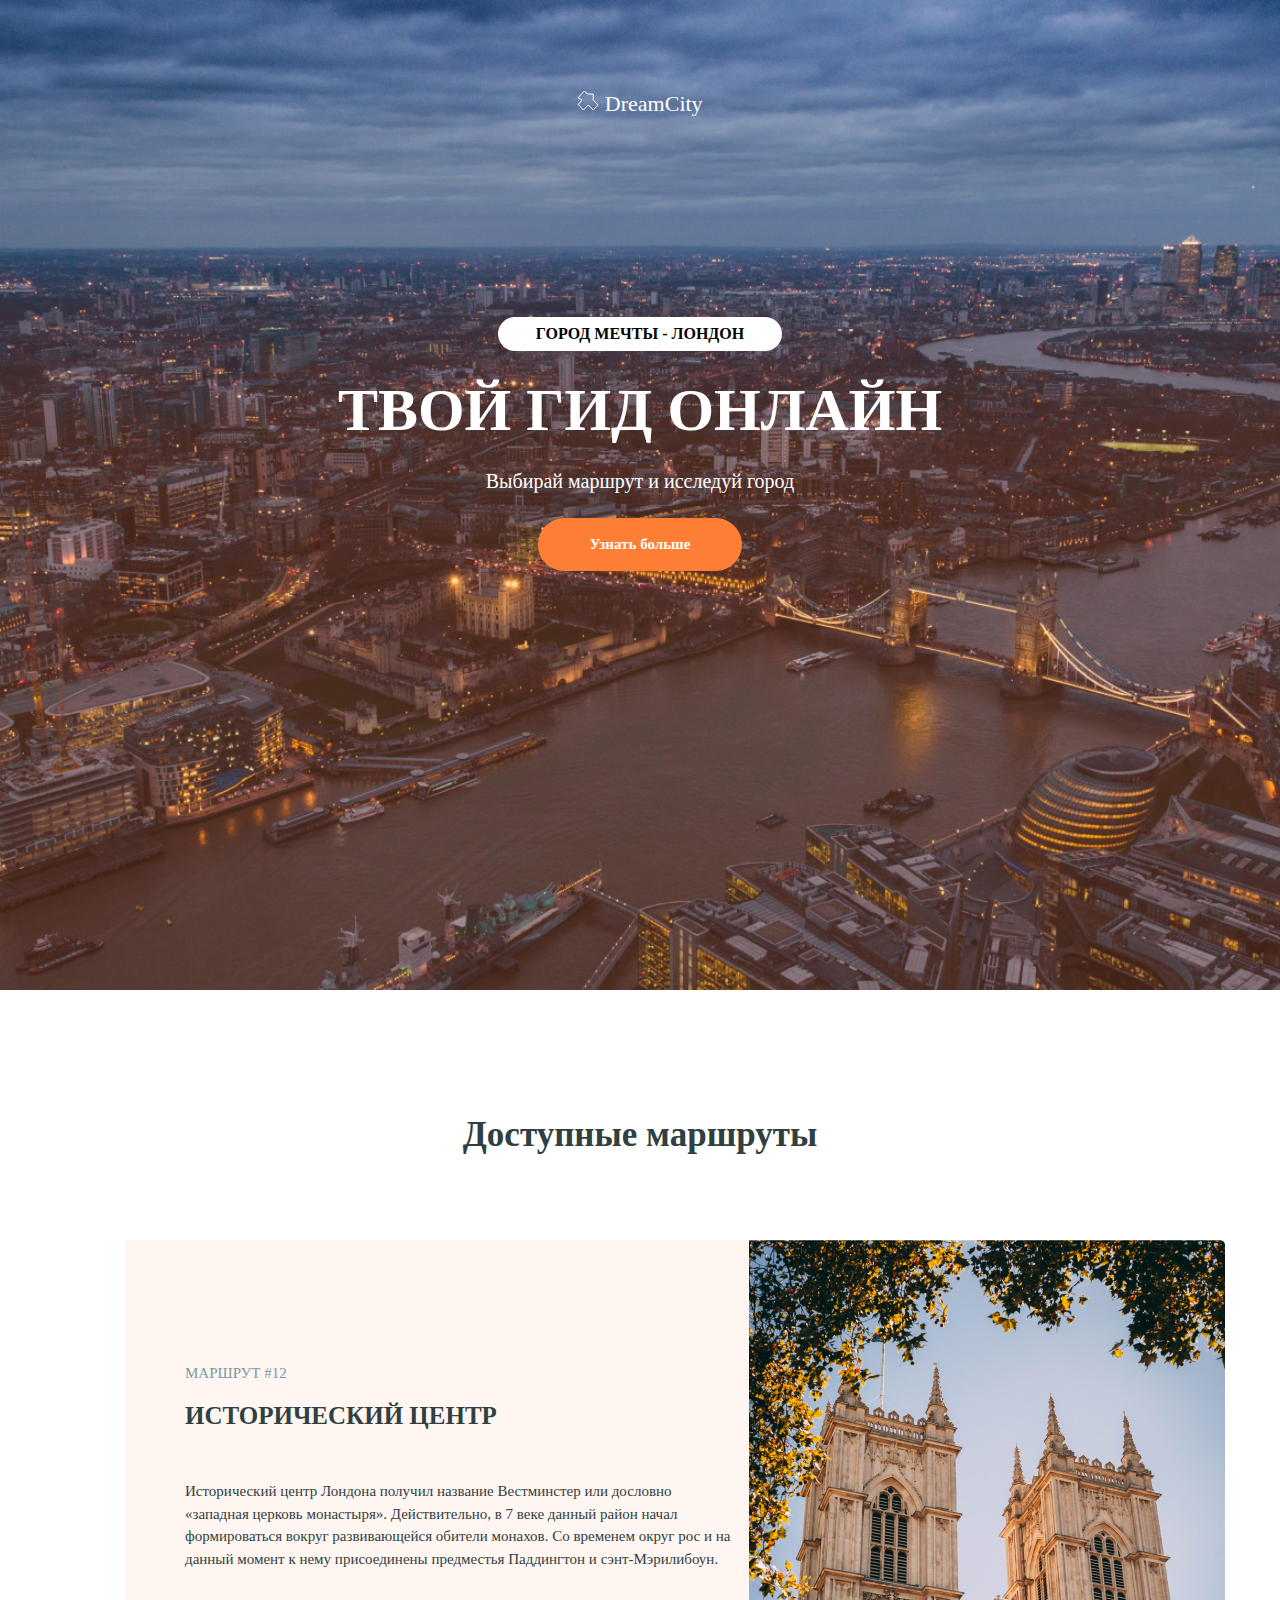
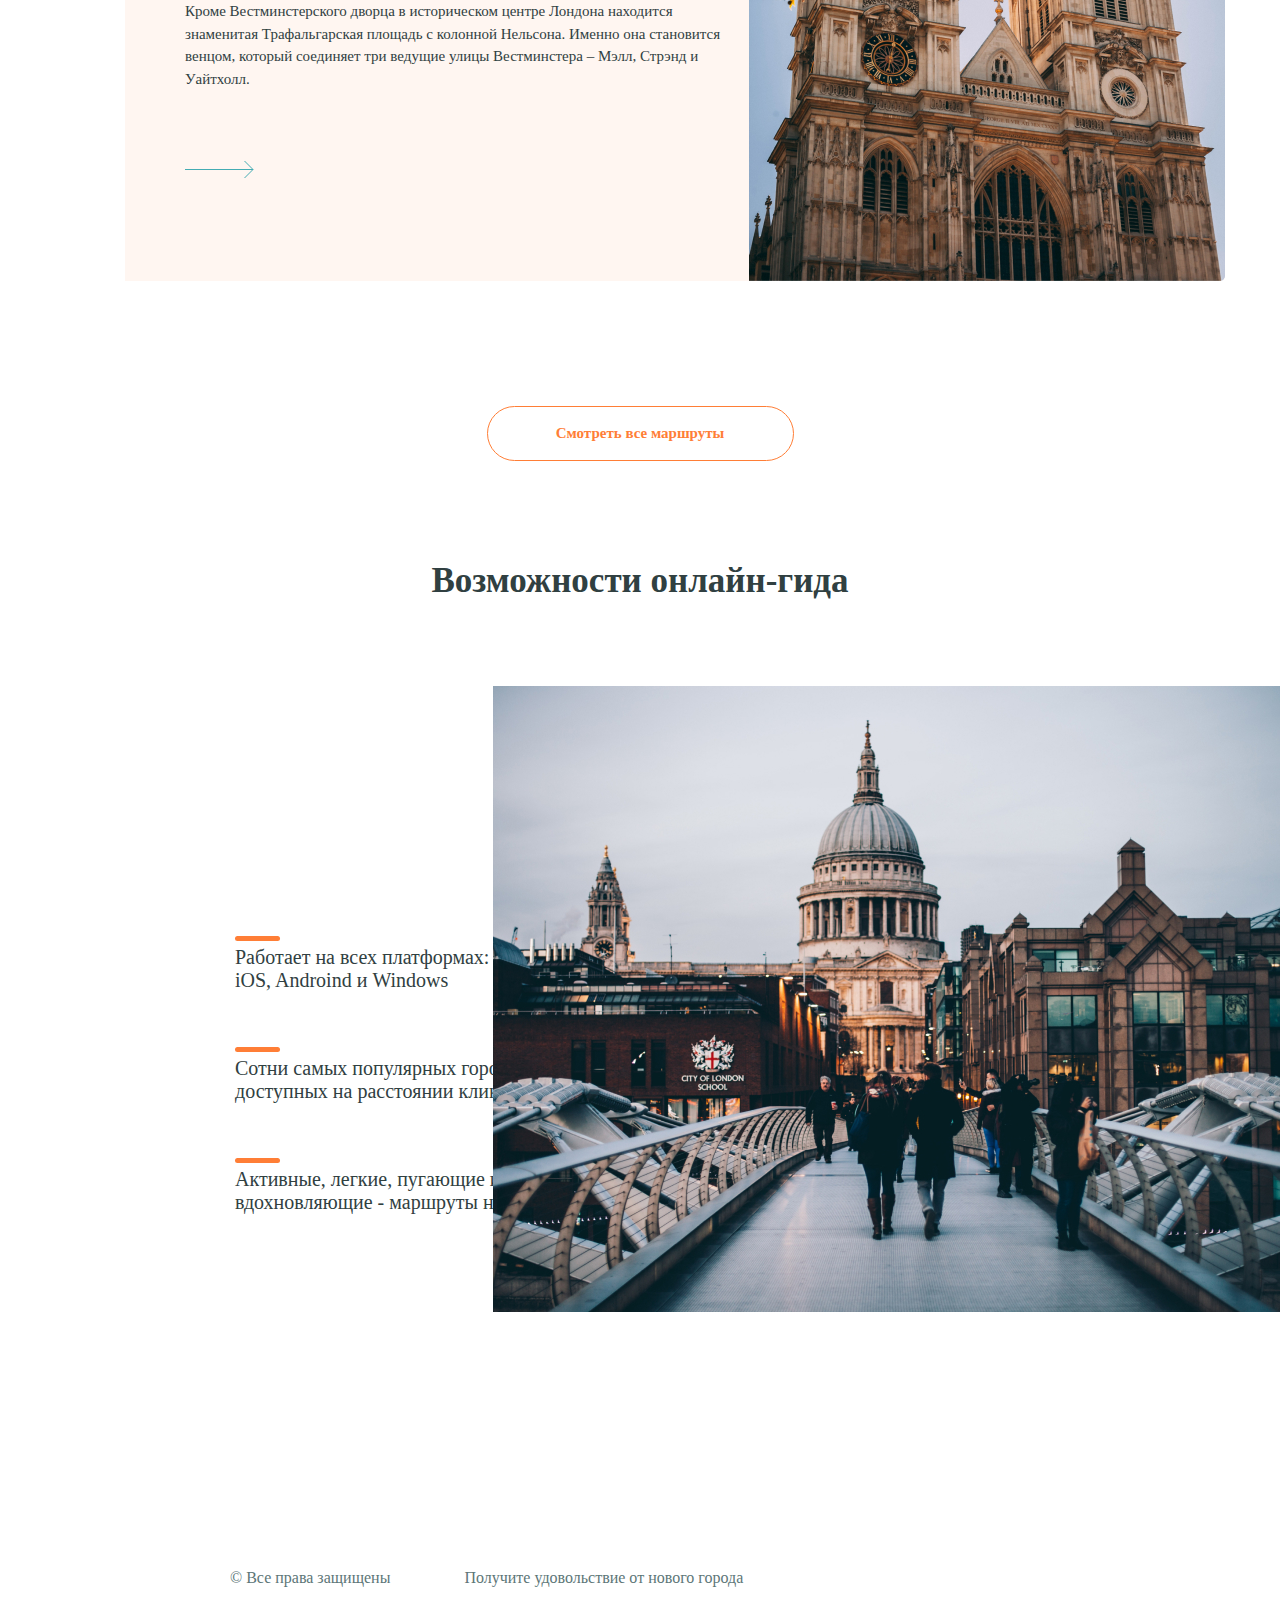
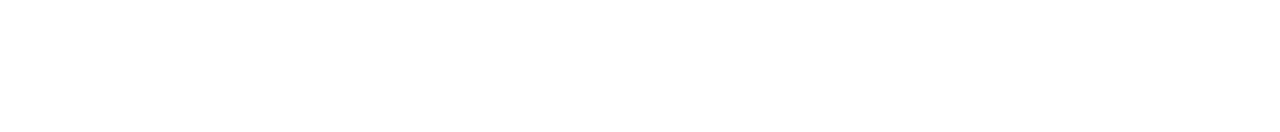
<file: index.html>
<!DOCTYPE html>
<html lang="ru">
<head>
    <meta charset="UTF-8">
    <meta name="viewport" content="width=device-width, initial-scale=1.0">
    <link rel="stylesheet" href="style.css">
    <title>DreamCity</title>
</head>
<body>
    <section class="main">
        <p class="logo">
            <img src="Vector 5.svg" />
            DreamCity
        </p>
        <div class="info">
            <p class="london">
                Город мечты - Лондон
            </p>
            <h1 class="title">
                Твой гид онлайн
            </h1>
            <p class="text">
                Выбирай маршрут и исследуй город
            </p>
            <a href="#" class="link">
                Узнать больше
            </a>
        </div>
    </section>
    <section class="routes">
        <p class="cc_1">
            Доступные маршруты
        </p>
        <div class="rinfo">
            <div class="rtext">
                <h4 class="cc_2">
                    маршрут #12
                </h4>
                <h2 class="cc_3">
                    Исторический центр
                </h2>
                <p class="rtext_1">
                    Исторический центр Лондона получил название Вестминстер или дословно «западная церковь монастыря». 
                    Действительно, в 7 веке данный район начал формироваться вокруг развивающейся обители монахов. 
                    Со временем округ рос и на данный момент к нему присоединены предместья Паддингтон и сэнт-Мэрилибоун.
                </p>
                <p class="rtext_2">
                    Кроме Вестминстерского дворца в историческом центре Лондона находится знаменитая Трафальгарская площадь с колонной Нельсона. 
                    Именно она становится венцом, который соединяет три ведущие улицы Вестминстера – Мэлл, Стрэнд и Уайтхолл.
                </p>
                <img src="arrow-next.svg" class="displ_1">
            </div>
            <img class="displayed" src="westminster.jpg" />
        </div>
    </section>
    <a class="link_1" href="#">Смотреть все маршруты</a>
    <section class="possibilities">
            <p class="cc_1">
                Возможности онлайн-гида
            </p>
        <div class="container">
            <div class="container_1">
            <div class="stick"></div>
            <p class="wtext_1">
                Работает на всех платформах: браузеры,<br />
                iOS, Androind и Windows
            </p>
            <div class="stick_1"></div>
            <p class="wtext_1">
                Сотни самых популярных городов,<br />
                доступных на расстоянии клика
            </p>
            <div class="stick_1"></div>
            <p class="wtext_2">
                Активные, легкие, пугающие и<br />
                вдохновляющие - маршруты на любой вкус
            </p>
            </div>
            <img class="displayed_1" src="london.jpg" />
        </div>
    </section>
    <section class="qtext">
        <p class="qtext_1">
            © Все права защищены
        </p>
        <p class="qtext_2">
            Получите удовольствие от нового города
        </p>
    </section>
</body>
</html>
</file>
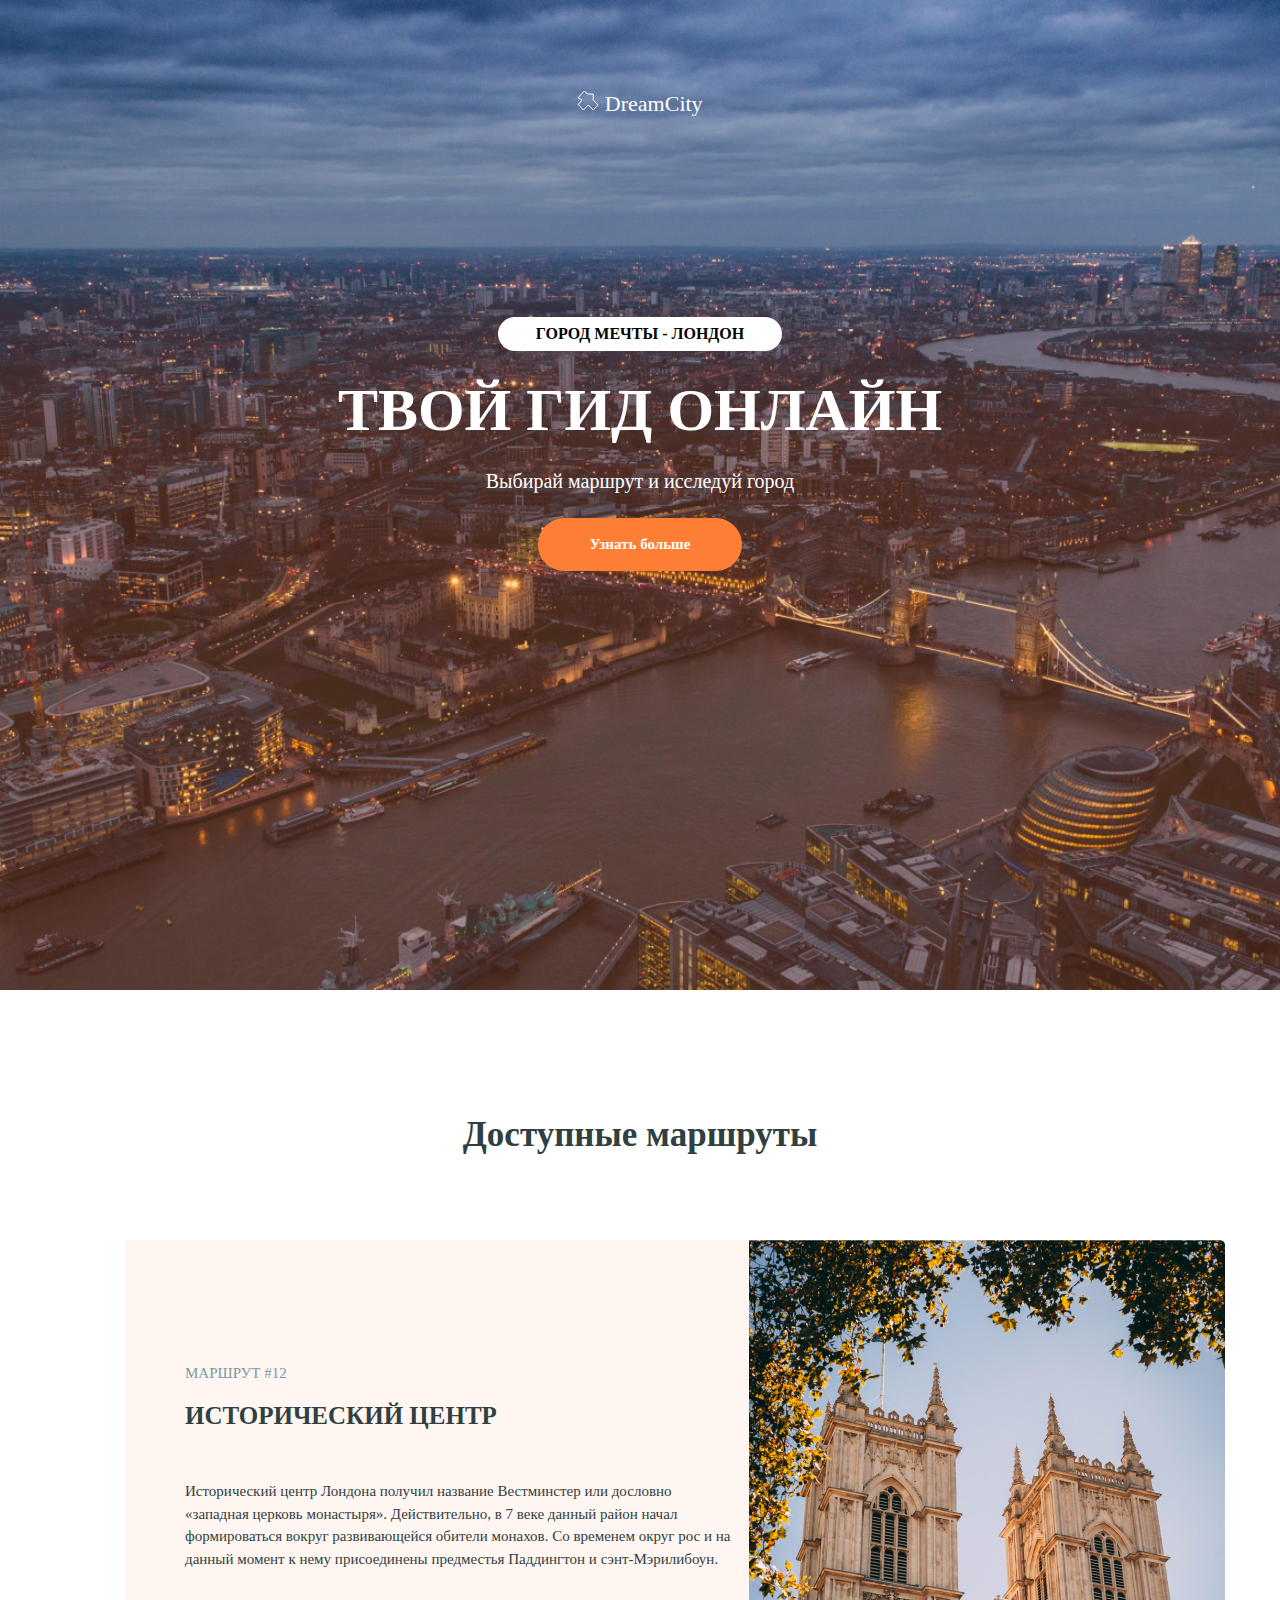
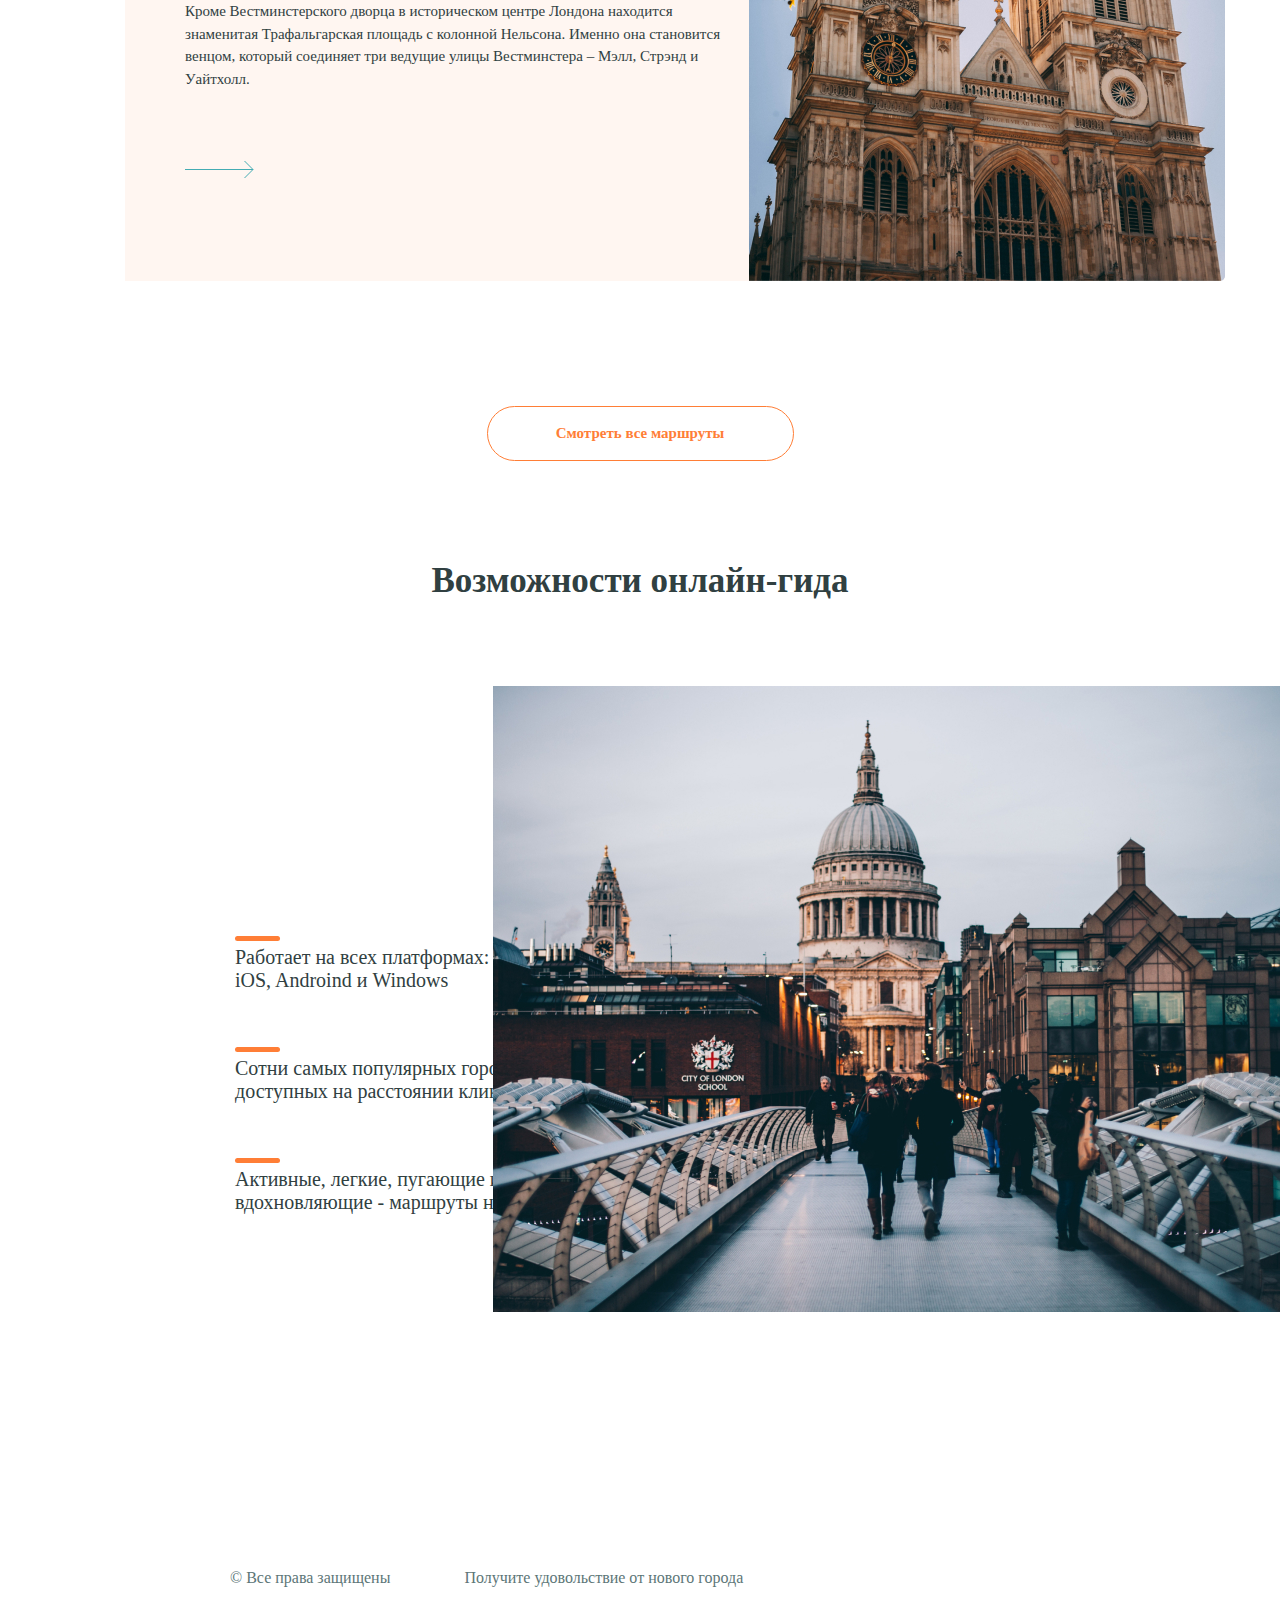
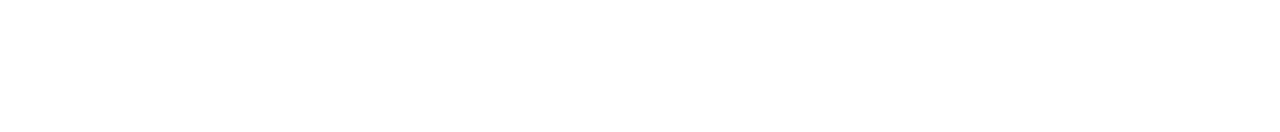
<file: index.html.html>
<!DOCTYPE html>
<html lang="ru">
<head>
    <meta charset="UTF-8">
    <meta name="viewport" content="width=device-width, initial-scale=1.0">
    <link rel="stylesheet" href="style.css">
    <title>DreamCity</title>
</head>
<body>
    <section class="main">
        <p class="logo">
            <img src="Vector 5.svg" />
            DreamCity
        </p>
        <div class="info">
            <p class="london">
                Город мечты - Лондон
            </p>
            <h1 class="title">
                Твой гид онлайн
            </h1>
            <p class="text">
                Выбирай маршрут и исследуй город
            </p>
            <a href="#" class="link">
                Узнать больше
            </a>
        </div>
    </section>
    <section class="routes">
        <p class="cc_1">
            Доступные маршруты
        </p>
        <div class="rinfo">
            <div class="rtext">
                <h4 class="cc_2">
                    маршрут #12
                </h4>
                <h2 class="cc_3">
                    Исторический центр
                </h2>
                <p class="rtext_1">
                    Исторический центр Лондона получил название Вестминстер или дословно «западная церковь монастыря». 
                    Действительно, в 7 веке данный район начал формироваться вокруг развивающейся обители монахов. 
                    Со временем округ рос и на данный момент к нему присоединены предместья Паддингтон и сэнт-Мэрилибоун.
                </p>
                <p class="rtext_2">
                    Кроме Вестминстерского дворца в историческом центре Лондона находится знаменитая Трафальгарская площадь с колонной Нельсона. 
                    Именно она становится венцом, который соединяет три ведущие улицы Вестминстера – Мэлл, Стрэнд и Уайтхолл.
                </p>
                <img src="arrow-next.svg" class="displ_1">
            </div>
            <img class="displayed" src="westminster.jpg" />
        </div>
    </section>
    <a class="link_1" href="#">Смотреть все маршруты</a>
    <section class="possibilities">
            <p class="cc_1">
                Возможности онлайн-гида
            </p>
        <div class="container">
            <div class="container_1">
            <div class="stick"></div>
            <p class="wtext_1">
                Работает на всех платформах: браузеры,<br />
                iOS, Androind и Windows
            </p>
            <div class="stick_1"></div>
            <p class="wtext_1">
                Сотни самых популярных городов,<br />
                доступных на расстоянии клика
            </p>
            <div class="stick_1"></div>
            <p class="wtext_2">
                Активные, легкие, пугающие и<br />
                вдохновляющие - маршруты на любой вкус
            </p>
            </div>
            <img class="displayed_1" src="london.jpg" />
        </div>
    </section>
    <section class="qtext">
        <p class="qtext_1">
            © Все права защищены
        </p>
        <p class="qtext_2">
            Получите удовольствие от нового города
        </p>
    </section>
</body>
</html>
</file>
<file: style.css>
*{
    margin: 0;
    padding: 0;
    font-family: Montserrant;
}

.main {
    background: url('titlepic.png') no-repeat center center / cover;
    height: 100vh;
    padding-top: 90px;
    text-align: center;
}

.logo {
    color: #fff;
    font-size: 22px;
    margin-bottom: 200px;
}

.info {
    display: flex;
    flex-direction: column;
    align-items: center;
}

.london {
    color: #000;
    font-weight: 900;
    background-color: #fff;
    width: 250px;
    text-align: center;
    margin-bottom: 25px;
    border-radius: 78px;
    padding: 8px 17px;
    text-transform: uppercase;
}

.title {
    color: #fff;
    font-size: 60px;
    font-weight: 900;
    text-transform: uppercase;
    margin-bottom: 25px;
}

.text {
    color: #fff;
    font-size: 20px;
    font-weight: 500;
    margin-bottom: 25px;
}

.link {
    color: #fff;
    background-color: #ff7e36;
    padding: 18px 52px;
    font-size: 15px;
    font-weight: 900;
    border-radius: 119px;
    text-decoration: none;
    transition: 0.3s ease;
}

.routes {
    padding: 125px;
    align-items: center;
}

.cc_1 {
    color: #304041;
    font-size: 35px;
    font-weight: 900;
    text-align: center;
    margin-bottom: 85px;
}

.cc_2 {
    color: #789AA0;
    margin-top: 125px;
    margin-left: 60px;
    font-size: 15px;
    font-weight: 100;
    text-transform: uppercase;
}

.cc_3 {
    color: #304041;
    margin-top: 20px;
    margin-left: 60px;
    font-size: 25px;
    font-weight: 900;
    text-transform: uppercase;
}

.rtext_1 {
    color: #304041;
    margin: 50px 10px 30px 60px;
    font-size: 15px;
    line-height: 1.5;
}

.rtext_2 {
    color: #304041;
    margin: 30px 10px 30px 60px;
    font-size: 15px;
    line-height: 1.5;
}

.rinfo {
    display: flex;
    background-color: #FFF6F1;
    width: 1100px;
    margin-left: auto;
    margin-right: auto
}

.rtextbox {
    color: #304041;
    font-size: 15px;
}

IMG.displayed {
    display: absolute;
    left: 0;
} 

IMG.displ_1 {
    margin: 40px 0px 0px 60px;
}

.link_1 {
    color: #ff7e36;
    background-color: #fff;
    border: 1px solid #ff7e36;
    display: block;
    width: 205px;
    padding: 18px 50px;
    font-size: 15px;
    font-weight: 900;
    border-radius: 120px;
    text-decoration: none;
    transition: 0.3s ease;
    text-align: center;
    margin-left: auto;
    margin-right: auto;
    margin-bottom: 100px;
}

.container {
    display: flex;
}

.displayed_1 {
    position: absolute;
    right: 0px;
}

.stick {
    width: 45px;
    height: 5px;
    border-radius: 25px;
    background-color: #ff7e36;
    margin-top: 250px;
    margin-left: 235px;
    margin-bottom: 5px;
}

.stick_1 {
    width: 45px;
    height: 5px;
    border-radius: 25px;
    background-color: #ff7e36;
    margin-top: 55px;
    margin-left: 235px;
    margin-bottom: 5px;
}

.wtext_1 {
    margin-left: 235px;
    color: #304041;
    font-size: 20px;
}

.wtext_2 {
    margin-left: 235px;
    color: #304041;
    font-size: 20px;
    margin-bottom: 355px;
}

.qtext {
    background-color: #ffffff;
    display: flex;
}

.qtext_1 {
    margin: 0px 74px 145px 230px;
    font-size: 16px;
    color: #5C7677;
}
.qtext_2 {
    font-size: 16px;
    color: #5C7677;
}
</file>
